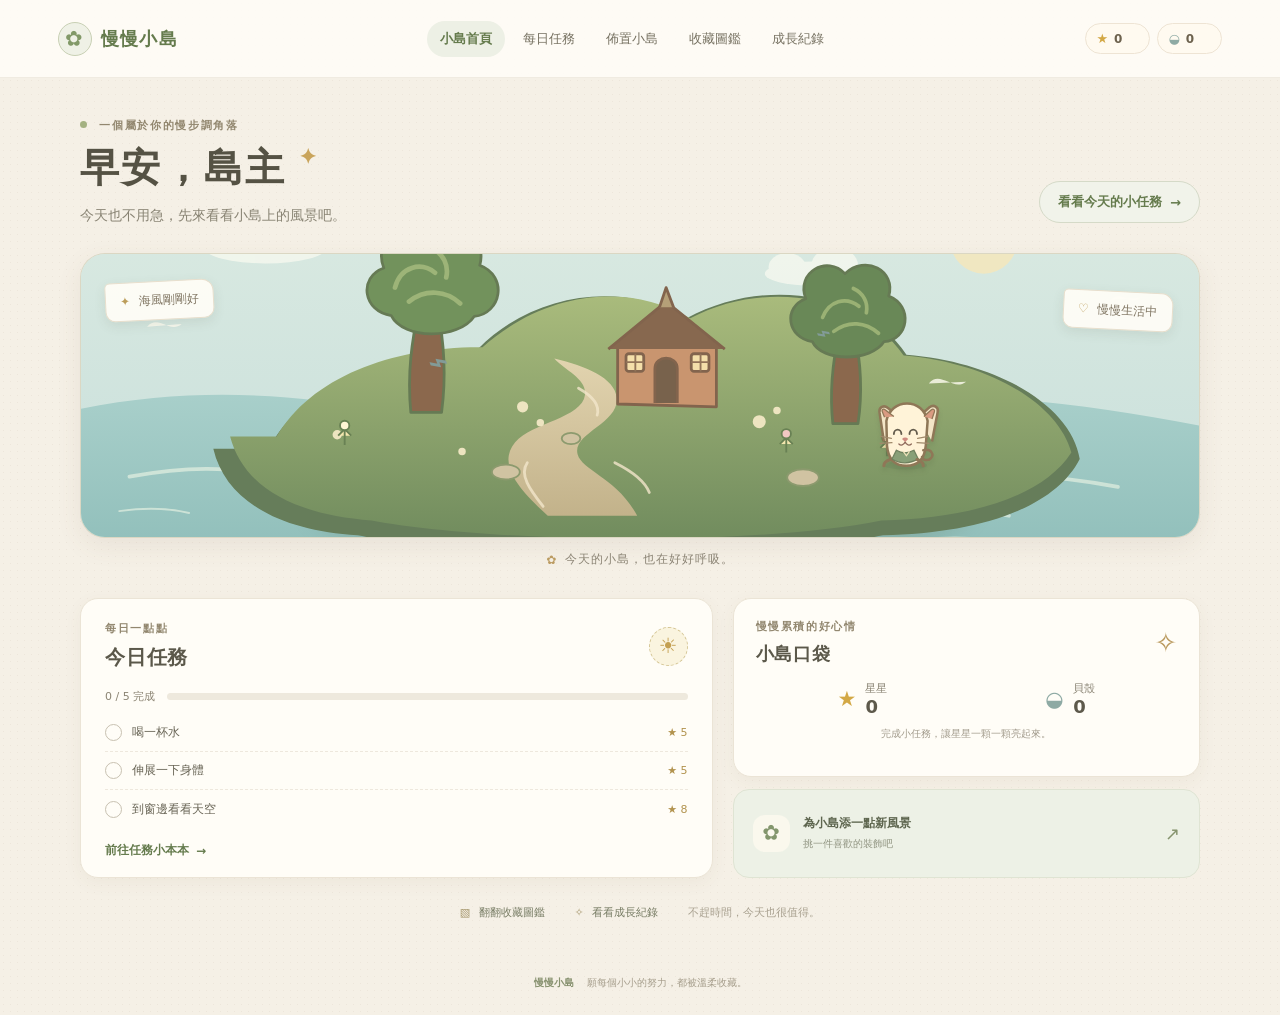
<file: index.html>
<!doctype html>
<html lang="zh-Hant">
<head>
  <meta charset="utf-8">
  <meta name="viewport" content="width=device-width, initial-scale=1">
  <meta name="theme-color" content="#f5f0e6">
  <meta name="description" content="在慢慢小島完成每日小任務，收集星星並佈置自己的療癒小島。">
  <title>慢慢小島｜回到小島</title>
  <link rel="stylesheet" href="assets/css/style.css">
</head>
<body data-base-path="./" data-page="home">
  <header class="site-header">
    <a class="brand" href="index.html" aria-label="慢慢小島首頁">
      <span class="brand-mark" aria-hidden="true">✿</span><span>慢慢小島</span>
    </a>
    <nav class="site-nav" aria-label="主要導覽">
      <a class="active" href="index.html">小島首頁</a>
      <a href="pages/tasks.html">每日任務</a>
      <a href="pages/island.html">佈置小島</a>
      <a href="pages/collection.html">收藏圖鑑</a>
      <a href="pages/progress.html">成長紀錄</a>
    </nav>
    <div class="currency-bar" aria-label="目前持有的貨幣">
      <span class="currency-pill"><span class="currency-star" aria-hidden="true">★</span><b data-currency="stars">0</b></span>
      <span class="currency-pill"><span class="currency-shell" aria-hidden="true">◒</span><b data-currency="shells">0</b></span>
    </div>
  </header>
  <main class="page-shell home-page">
    <section class="welcome-row">
      <div>
        <p class="eyebrow"><span class="eyebrow-dot"></span> 一個屬於你的慢步調角落</p>
        <h1>早安，島主 <span class="title-sparkle">✦</span></h1>
        <p class="welcome-copy">今天也不用急，先來看看小島上的風景吧。</p>
      </div>
      <a class="button button-quiet" href="pages/tasks.html">看看今天的小任務 <span aria-hidden="true">→</span></a>
    </section>

    <section class="home-scene-section" aria-label="我的小島">
      <div class="scene-note note-one"><span class="note-pin">✦</span> 海風剛剛好</div>
      <div class="scene-note note-two"><span class="note-pin">♡</span> 慢慢生活中</div>
      <div class="island-scene" data-island-scene>
        <img class="scene-art" src="assets/images/island/island-scene.svg" alt="漂浮在海上的綠色小島，有小屋、樹木、花朵與柔軟的雲朵">
        <img class="scene-character" src="assets/images/characters/island-cat.svg" alt="坐在草地上的小島貓咪">
        <div class="placed-decorations" data-placed-decorations aria-label="已放置的島嶼裝飾"></div>
        <span class="scene-bird bird-one" aria-hidden="true">⌁</span>
        <span class="scene-bird bird-two" aria-hidden="true">⌁</span>
      </div>
      <div class="scene-caption"><span class="caption-flower" aria-hidden="true">✿</span> 今天的小島，也在好好呼吸。</div>
    </section>

    <section class="home-summary-grid">
      <article class="paper-card task-summary-card">
        <div class="card-heading">
          <div><p class="eyebrow">每日一點點</p><h2>今日任務</h2></div>
          <span class="round-stamp" aria-hidden="true">☀</span>
        </div>
        <div class="task-progress-line">
          <span data-home-task-count>0 / 5 完成</span>
          <span class="progress-track"><span data-home-progress></span></span>
        </div>
        <div class="mini-task-list" data-home-tasks></div>
        <a class="text-link" href="pages/tasks.html">前往任務小本本 <span aria-hidden="true">→</span></a>
      </article>
      <aside class="home-side-stack">
        <article class="paper-card wallet-card">
          <div class="card-heading compact-heading">
            <div><p class="eyebrow">慢慢累積的好心情</p><h2>小島口袋</h2></div>
            <span class="pouch-icon" aria-hidden="true">✧</span>
          </div>
          <div class="wallet-values">
            <div><span class="wallet-symbol star-symbol" aria-hidden="true">★</span><span>星星</span><strong data-currency="stars">0</strong></div>
            <div><span class="wallet-symbol shell-symbol" aria-hidden="true">◒</span><span>貝殼</span><strong data-currency="shells">0</strong></div>
          </div>
          <p class="tiny-note">完成小任務，讓星星一顆一顆亮起來。</p>
        </article>
        <a class="feature-link" href="pages/island.html">
          <span class="feature-icon" aria-hidden="true">✿</span>
          <span><strong>為小島添一點新風景</strong><small>挑一件喜歡的裝飾吧</small></span>
          <span class="feature-arrow" aria-hidden="true">↗</span>
        </a>
      </aside>
    </section>
    <section class="home-quick-links" aria-label="更多小島功能">
      <a href="pages/collection.html"><span aria-hidden="true">▧</span> 翻翻收藏圖鑑</a>
      <a href="pages/progress.html"><span aria-hidden="true">✧</span> 看看成長紀錄</a>
      <p>不趕時間，今天也很值得。</p>
    </section>
  </main>
  <footer class="site-footer"><span>慢慢小島</span><span>願每個小小的努力，都被溫柔收藏。</span></footer>
  <script src="data/tasks.js"></script>
  <script src="data/items.js"></script>
  <script src="data/achievements.js"></script>
  <script src="assets/js/storage.js"></script>
  <script src="assets/js/main.js"></script>
</body>
</html>
</file>
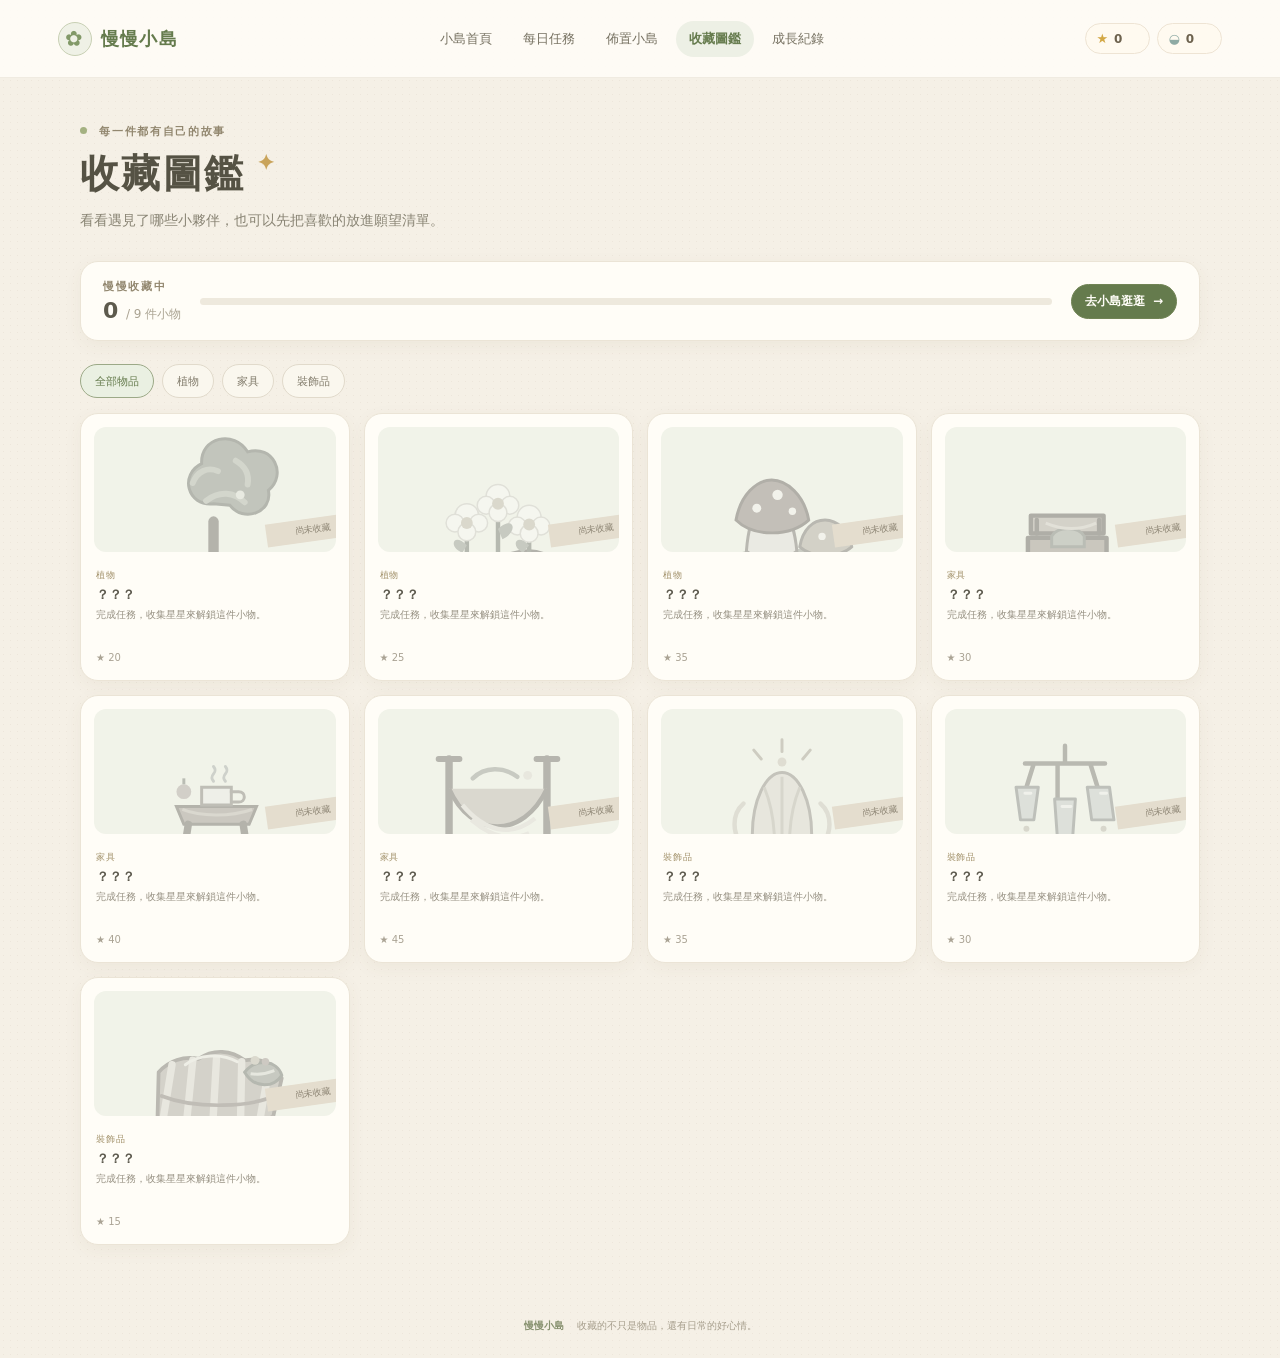
<file: pages/collection.html>
<!doctype html>
<html lang="zh-Hant">
<head><meta charset="utf-8"><meta name="viewport" content="width=device-width, initial-scale=1"><meta name="theme-color" content="#f5f0e6"><title>收藏圖鑑｜慢慢小島</title><link rel="stylesheet" href="../assets/css/style.css"></head>
<body data-base-path="../" data-page="collection">
  <header class="site-header"><a class="brand" href="../index.html"><span class="brand-mark" aria-hidden="true">✿</span><span>慢慢小島</span></a><nav class="site-nav" aria-label="主要導覽"><a href="../index.html">小島首頁</a><a href="tasks.html">每日任務</a><a href="island.html">佈置小島</a><a class="active" href="collection.html">收藏圖鑑</a><a href="progress.html">成長紀錄</a></nav><div class="currency-bar"><span class="currency-pill"><span class="currency-star" aria-hidden="true">★</span><b data-currency="stars">0</b></span><span class="currency-pill"><span class="currency-shell" aria-hidden="true">◒</span><b data-currency="shells">0</b></span></div></header>
  <main class="page-shell inner-page">
    <section class="page-intro"><p class="eyebrow"><span class="eyebrow-dot"></span> 每一件都有自己的故事</p><h1>收藏圖鑑 <span class="title-sparkle">✦</span></h1><p>看看遇見了哪些小夥伴，也可以先把喜歡的放進願望清單。</p></section>
    <section class="collection-overview paper-card"><div><p class="eyebrow">慢慢收藏中</p><h2><span data-collection-count>0</span> <small>/ 9 件小物</small></h2></div><div class="collection-progress-track"><span data-collection-progress></span></div><a class="button button-small" href="island.html">去小島逛逛 <span aria-hidden="true">→</span></a></section>
    <div class="collection-filters" role="group" aria-label="篩選收藏類別"><button class="filter-chip active" type="button" data-filter="all">全部物品</button><button class="filter-chip" type="button" data-filter="plant">植物</button><button class="filter-chip" type="button" data-filter="furniture">家具</button><button class="filter-chip" type="button" data-filter="decoration">裝飾品</button></div>
    <section class="collection-grid" data-collection-grid aria-label="物品收藏"></section>
  </main>
  <footer class="site-footer"><span>慢慢小島</span><span>收藏的不只是物品，還有日常的好心情。</span></footer>
  <script src="../data/tasks.js"></script><script src="../data/items.js"></script><script src="../data/achievements.js"></script><script src="../assets/js/storage.js"></script><script src="../assets/js/main.js"></script>
</body></html>
</file>
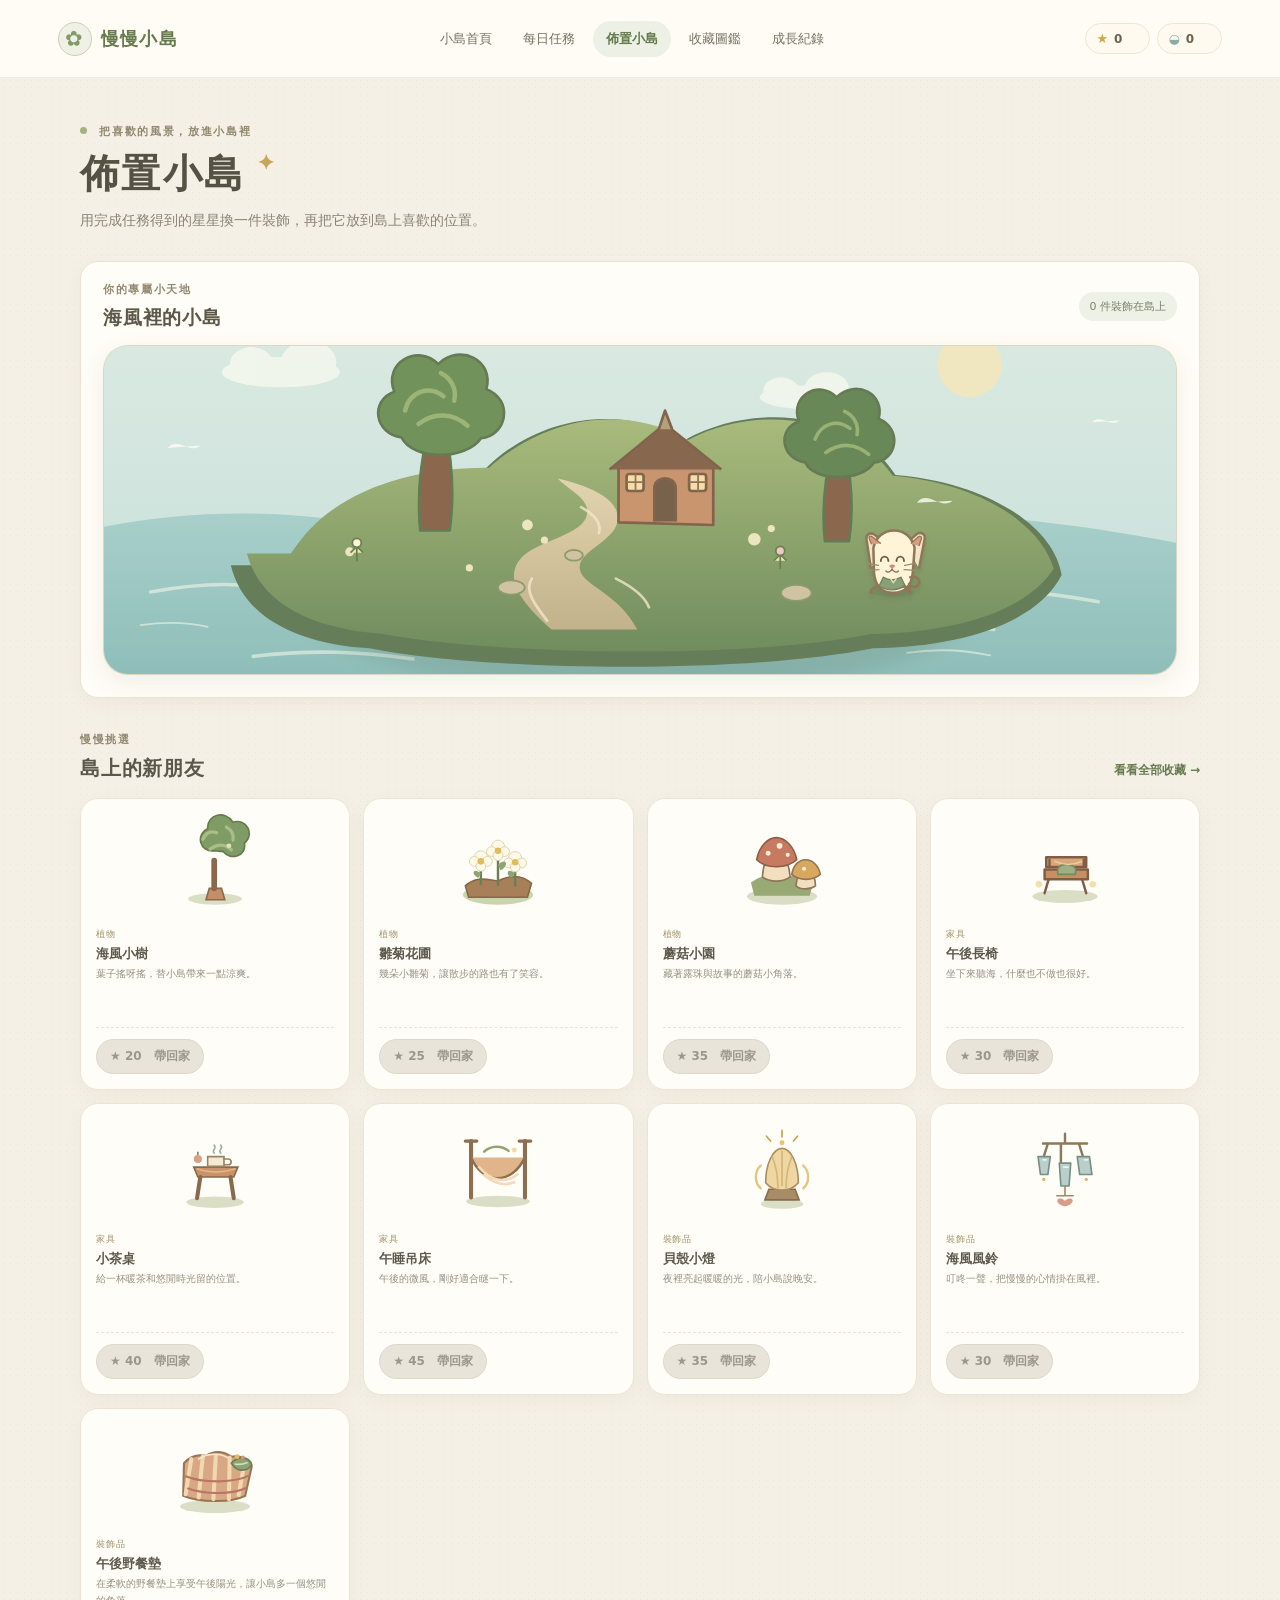
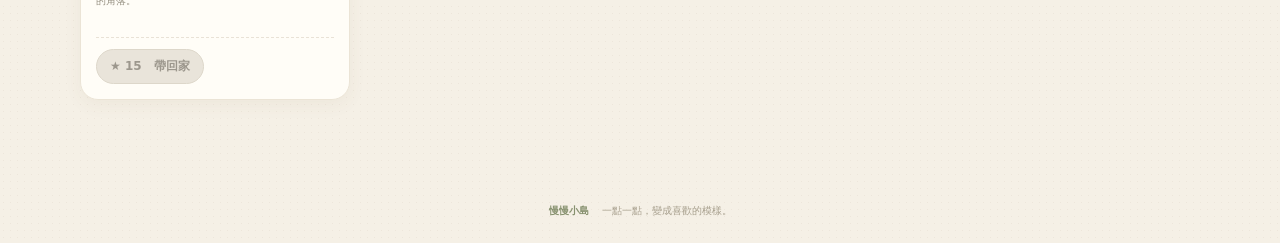
<file: pages/island.html>
<!doctype html>
<html lang="zh-Hant">
<head>
  <meta charset="utf-8"><meta name="viewport" content="width=device-width, initial-scale=1"><meta name="theme-color" content="#f5f0e6">
  <title>佈置小島｜慢慢小島</title><link rel="stylesheet" href="../assets/css/style.css">
</head>
<body data-base-path="../" data-page="island">
  <header class="site-header">
    <a class="brand" href="../index.html"><span class="brand-mark" aria-hidden="true">✿</span><span>慢慢小島</span></a>
    <nav class="site-nav" aria-label="主要導覽"><a href="../index.html">小島首頁</a><a href="tasks.html">每日任務</a><a class="active" href="island.html">佈置小島</a><a href="collection.html">收藏圖鑑</a><a href="progress.html">成長紀錄</a></nav>
    <div class="currency-bar"><span class="currency-pill"><span class="currency-star" aria-hidden="true">★</span><b data-currency="stars">0</b></span><span class="currency-pill"><span class="currency-shell" aria-hidden="true">◒</span><b data-currency="shells">0</b></span></div>
  </header>
  <main class="page-shell inner-page">
    <section class="page-intro">
      <p class="eyebrow"><span class="eyebrow-dot"></span> 把喜歡的風景，放進小島裡</p><h1>佈置小島 <span class="title-sparkle">✦</span></h1>
      <p>用完成任務得到的星星換一件裝飾，再把它放到島上喜歡的位置。</p>
    </section>
    <section class="island-page-scene paper-card">
      <div class="island-page-heading"><div><p class="eyebrow">你的專屬小天地</p><h2>海風裡的小島</h2></div><span class="placed-count"><span data-placed-count>0</span> 件裝飾在島上</span></div>
      <div class="island-scene island-scene-large" data-island-scene>
        <img class="scene-art" src="../assets/images/island/island-scene.svg" alt="有小屋、樹木與花朵的漂浮小島">
        <img class="scene-character" src="../assets/images/characters/island-cat.svg" alt="坐在草地上的小島貓咪">
        <div class="placed-decorations" data-placed-decorations aria-label="已放置的島嶼裝飾"></div>
      </div>
    </section>
    <section class="shop-section">
      <div class="section-title-row"><div><p class="eyebrow">慢慢挑選</p><h2>島上的新朋友</h2></div><a class="text-link" href="collection.html">看看全部收藏 →</a></div>
      <div class="shop-grid" data-shop-grid></div>
    </section>
    <p class="status-message" data-island-message role="status" aria-live="polite"></p>
  </main>
  <footer class="site-footer"><span>慢慢小島</span><span>一點一點，變成喜歡的模樣。</span></footer>
  <script src="../data/tasks.js"></script><script src="../data/items.js"></script><script src="../data/achievements.js"></script><script src="../assets/js/storage.js"></script><script src="../assets/js/main.js"></script><script src="../assets/js/island.js"></script>
</body>
</html>
</file>
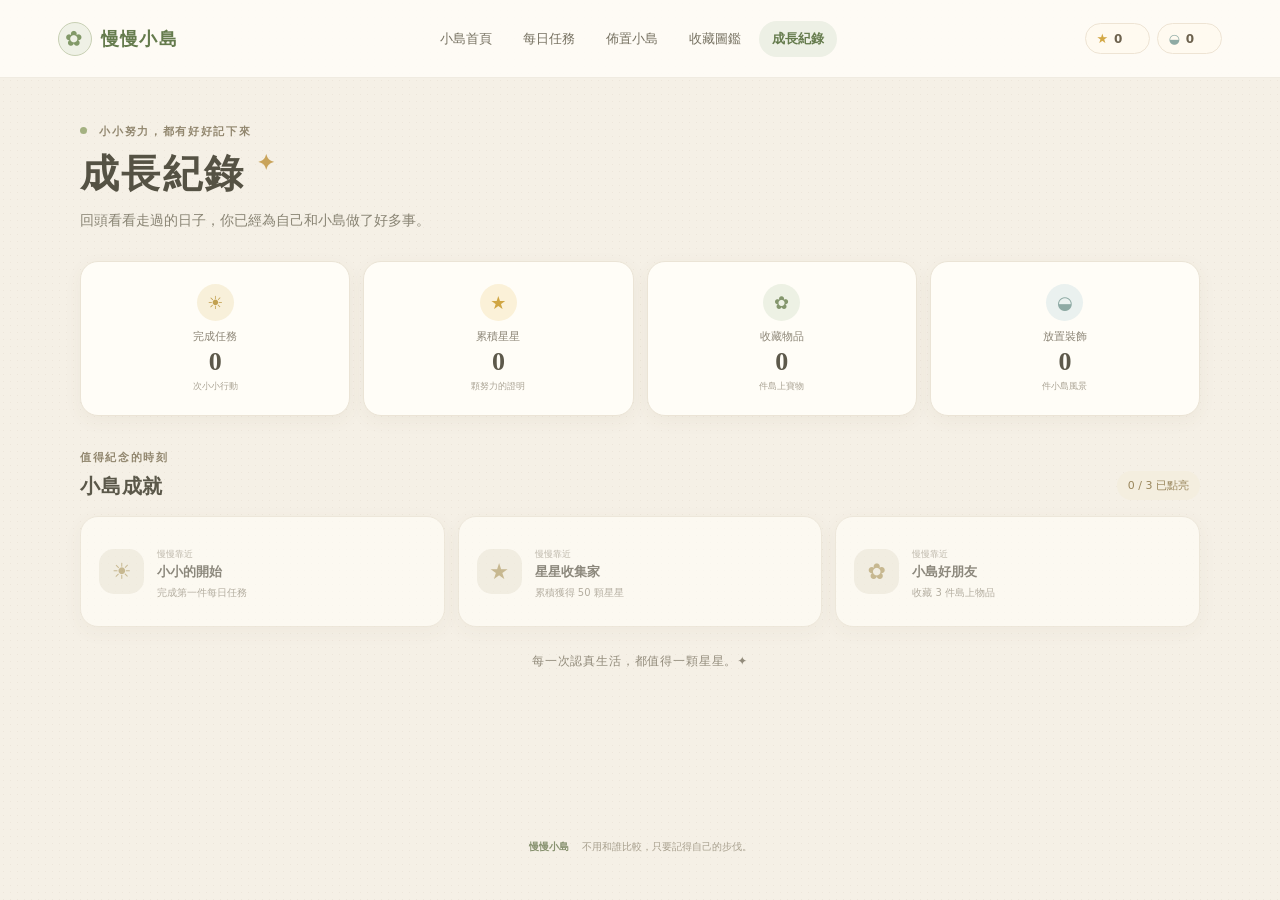
<file: pages/progress.html>
<!doctype html>
<html lang="zh-Hant">
<head><meta charset="utf-8"><meta name="viewport" content="width=device-width, initial-scale=1"><meta name="theme-color" content="#f5f0e6"><title>成長紀錄｜慢慢小島</title><link rel="stylesheet" href="../assets/css/style.css"></head>
<body data-base-path="../" data-page="progress">
  <header class="site-header"><a class="brand" href="../index.html"><span class="brand-mark" aria-hidden="true">✿</span><span>慢慢小島</span></a><nav class="site-nav" aria-label="主要導覽"><a href="../index.html">小島首頁</a><a href="tasks.html">每日任務</a><a href="island.html">佈置小島</a><a href="collection.html">收藏圖鑑</a><a class="active" href="progress.html">成長紀錄</a></nav><div class="currency-bar"><span class="currency-pill"><span class="currency-star" aria-hidden="true">★</span><b data-currency="stars">0</b></span><span class="currency-pill"><span class="currency-shell" aria-hidden="true">◒</span><b data-currency="shells">0</b></span></div></header>
  <main class="page-shell inner-page">
    <section class="page-intro"><p class="eyebrow"><span class="eyebrow-dot"></span> 小小努力，都有好好記下來</p><h1>成長紀錄 <span class="title-sparkle">✦</span></h1><p>回頭看看走過的日子，你已經為自己和小島做了好多事。</p></section>
    <section class="stats-grid" aria-label="小島統計">
      <article class="stat-card paper-card"><span class="stat-icon stat-sun" aria-hidden="true">☀</span><p>完成任務</p><strong data-stat="completed">0</strong><small>次小小行動</small></article>
      <article class="stat-card paper-card"><span class="stat-icon stat-star" aria-hidden="true">★</span><p>累積星星</p><strong data-stat="earned">0</strong><small>顆努力的證明</small></article>
      <article class="stat-card paper-card"><span class="stat-icon stat-leaf" aria-hidden="true">✿</span><p>收藏物品</p><strong data-stat="items">0</strong><small>件島上寶物</small></article>
      <article class="stat-card paper-card"><span class="stat-icon stat-shell" aria-hidden="true">◒</span><p>放置裝飾</p><strong data-stat="placed">0</strong><small>件小島風景</small></article>
    </section>
    <section class="achievements-section"><div class="section-title-row"><div><p class="eyebrow">值得紀念的時刻</p><h2>小島成就</h2></div><span class="achievement-tally"><span data-achievement-count>0</span> / 3 已點亮</span></div><div class="achievement-grid" data-achievement-grid></div></section>
    <p class="progress-footnote">每一次認真生活，都值得一顆星星。✦</p>
  </main>
  <footer class="site-footer"><span>慢慢小島</span><span>不用和誰比較，只要記得自己的步伐。</span></footer>
  <script src="../data/tasks.js"></script><script src="../data/items.js"></script><script src="../data/achievements.js"></script><script src="../assets/js/storage.js"></script><script src="../assets/js/main.js"></script>
</body></html>
</file>
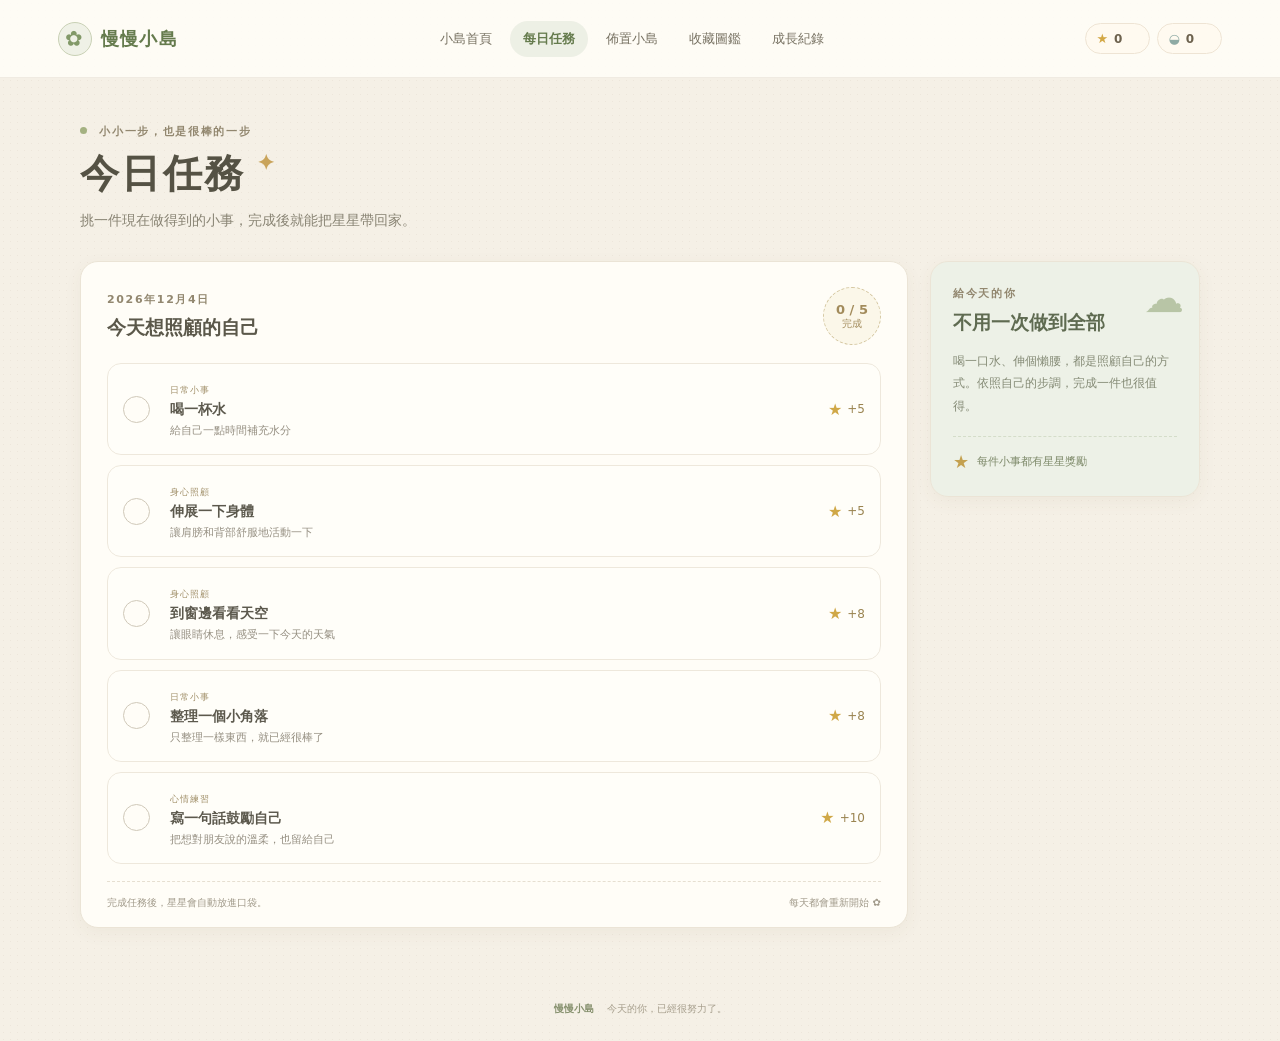
<file: pages/tasks.html>
<!doctype html>
<html lang="zh-Hant">
<head>
  <meta charset="utf-8">
  <meta name="viewport" content="width=device-width, initial-scale=1">
  <meta name="theme-color" content="#f5f0e6">
  <title>每日任務｜慢慢小島</title>
  <link rel="stylesheet" href="../assets/css/style.css">
</head>
<body data-base-path="../" data-page="tasks">
  <header class="site-header">
    <a class="brand" href="../index.html"><span class="brand-mark" aria-hidden="true">✿</span><span>慢慢小島</span></a>
    <nav class="site-nav" aria-label="主要導覽">
      <a href="../index.html">小島首頁</a><a class="active" href="tasks.html">每日任務</a><a href="island.html">佈置小島</a><a href="collection.html">收藏圖鑑</a><a href="progress.html">成長紀錄</a>
    </nav>
    <div class="currency-bar"><span class="currency-pill"><span class="currency-star" aria-hidden="true">★</span><b data-currency="stars">0</b></span><span class="currency-pill"><span class="currency-shell" aria-hidden="true">◒</span><b data-currency="shells">0</b></span></div>
  </header>
  <main class="page-shell inner-page">
    <section class="page-intro">
      <p class="eyebrow"><span class="eyebrow-dot"></span> 小小一步，也是很棒的一步</p>
      <h1>今日任務 <span class="title-sparkle">✦</span></h1>
      <p>挑一件現在做得到的小事，完成後就能把星星帶回家。</p>
    </section>
    <section class="task-page-layout">
      <div class="paper-card task-board">
        <div class="board-topline"><div><p class="eyebrow" data-today-label></p><h2>今天想照顧的自己</h2></div><div class="task-total-stamp"><strong data-task-count>0 / 0</strong><span>完成</span></div></div>
        <div class="task-list" data-task-list></div>
        <div class="task-board-footer"><span>完成任務後，星星會自動放進口袋。</span><span>每天都會重新開始 ✿</span></div>
      </div>
      <aside class="paper-card gentle-card">
        <span class="gentle-doodle" aria-hidden="true">☁</span>
        <p class="eyebrow">給今天的你</p><h2>不用一次做到全部</h2>
        <p>喝一口水、伸個懶腰，都是照顧自己的方式。依照自己的步調，完成一件也很值得。</p>
        <div class="reward-note"><span aria-hidden="true">★</span><span>每件小事都有星星獎勵</span></div>
      </aside>
    </section>
  </main>
  <footer class="site-footer"><span>慢慢小島</span><span>今天的你，已經很努力了。</span></footer>
  <script src="../data/tasks.js"></script><script src="../data/items.js"></script><script src="../data/achievements.js"></script><script src="../assets/js/storage.js"></script><script src="../assets/js/main.js"></script><script src="../assets/js/tasks.js"></script>
</body>
</html>
</file>
<file: assets/css/style.css>
:root {
  color-scheme: light;
  --cream: #f5f0e6;
  --paper: #fffdf7;
  --green: #829968;
  --olive: #657b4d;
  --beige: #e8ddc8;
  --brown: #8c7157;
  --blue: #b9cfcc;
  --ink: #514c3f;
  --muted: #8e8879;
  --line: #e9e1d3;
  --shadow: 0 8px 26px rgba(109, 91, 62, .09);
  font-family: "Noto Sans TC", "PingFang TC", "Microsoft JhengHei", system-ui, sans-serif;
}

* { box-sizing: border-box; }
html { min-width: 320px; background: var(--cream); }
body {
  min-height: 100vh;
  margin: 0;
  color: var(--ink);
  background-color: var(--cream);
  background-image: radial-gradient(rgba(140, 113, 87, .08) .65px, transparent .65px);
  background-size: 7px 7px;
}
a { color: inherit; text-decoration: none; }
button { font: inherit; }
button:focus-visible, a:focus-visible { outline: 3px solid #b69668; outline-offset: 3px; }

.site-header {
  position: relative;
  z-index: 3;
  min-height: 78px;
  padding: 14px max(4.5vw, 22px);
  display: flex;
  align-items: center;
  justify-content: space-between;
  gap: 24px;
  border-bottom: 1px solid rgba(140, 113, 87, .12);
  background: rgba(255, 253, 247, .88);
}
.brand { display: inline-flex; align-items: center; gap: 9px; flex: 0 0 auto; color: var(--olive); font-size: 18px; font-weight: 800; letter-spacing: .08em; }
.brand-mark { display: grid; width: 34px; height: 34px; place-items: center; border: 1px solid #c8d0b4; border-radius: 50%; background: #eff1e6; color: var(--green); font-size: 21px; }
.site-nav { display: flex; align-items: center; justify-content: center; gap: 5px; }
.site-nav a { padding: 9px 13px; border-radius: 999px; color: #777262; font-size: 13px; white-space: nowrap; transition: background .2s, color .2s; }
.site-nav a:hover, .site-nav a.active { background: #edf0e5; color: var(--olive); }
.site-nav a.active { font-weight: 700; }
.currency-bar { display: flex; gap: 7px; flex: 0 0 auto; }
.currency-pill { display: inline-flex; align-items: center; gap: 6px; min-width: 65px; padding: 7px 10px; border: 1px solid #eee4d4; border-radius: 99px; background: #fffaf0; color: #6d624e; font-size: 13px; }
.currency-pill b { font-size: 12px; }
.currency-star, .star-symbol { color: #d3a845; }
.currency-shell, .shell-symbol { color: #8eaaa4; }
.page-shell { width: min(1120px, calc(100% - 48px)); margin: 0 auto; }
.home-page { padding-top: 40px; }
.inner-page { min-height: calc(100vh - 156px); padding-top: 46px; padding-bottom: 56px; }
.welcome-row { display: flex; align-items: end; justify-content: space-between; gap: 24px; margin-bottom: 25px; }
.eyebrow { margin: 0 0 8px; color: #92876f; font-size: 11px; font-weight: 700; letter-spacing: .15em; }
.eyebrow-dot { display: inline-block; width: 7px; height: 7px; margin: 0 7px 1px 0; border-radius: 50%; background: #a4b181; }
h1, h2, h3, p { margin-top: 0; }
h1 { margin-bottom: 8px; color: #555244; font-family: "Noto Serif TC", "Songti TC", "PMingLiU", serif; font-size: clamp(29px, 4vw, 39px); font-weight: 700; letter-spacing: .06em; }
.title-sparkle { display: inline-block; color: #c9a45b; font-family: sans-serif; font-size: .55em; vertical-align: top; transform: translateY(3px); }
.welcome-copy, .page-intro > p:last-child { margin-bottom: 0; color: #898474; font-size: 14px; line-height: 1.8; }
.button { display: inline-flex; min-height: 42px; align-items: center; justify-content: center; gap: 8px; padding: 10px 18px; border: 1px solid #718455; border-radius: 999px; background: var(--olive); color: #fffdf7; font-size: 13px; font-weight: 700; cursor: pointer; transition: background .18s, transform .18s, opacity .18s; }
.button:hover:not(:disabled) { transform: translateY(-2px); background: #566a41; }
.button:disabled { border-color: #ddd7ca; background: #e9e4da; color: #9c978d; cursor: not-allowed; }
.button-quiet { border-color: #d5dac8; background: #f1f3ea; color: var(--olive); }
.button-quiet:hover:not(:disabled) { background: #e6ebda; }
.button-small { min-height: 35px; padding: 7px 13px; font-size: 12px; }
.welcome-row > .button { margin-bottom: 5px; }

.home-scene-section { position: relative; }
.island-scene {
  position: relative;
  overflow: hidden;
  min-height: 285px;
  border: 1px solid rgba(220, 213, 192, .9);
  border-radius: 25px;
  background: #dcebe3;
  box-shadow: var(--shadow);
  isolation: isolate;
}
.island-scene::before, .island-scene::after { position: absolute; z-index: -1; content: ""; border-radius: 50%; background: rgba(255, 250, 231, .37); }
.island-scene::before { width: 170px; height: 52px; top: 24px; left: 17%; }
.island-scene::after { width: 125px; height: 40px; top: 53px; right: 12%; }
.scene-art { position: absolute; width: 100%; height: 100%; inset: 0; object-fit: cover; object-position: center 57%; }
.scene-character { position: absolute; z-index: 1; right: 23%; bottom: 23%; width: clamp(45px, 7vw, 75px); height: auto; filter: drop-shadow(0 4px 2px rgba(68, 73, 48, .16)); }
.scene-note { position: absolute; z-index: 1; padding: 10px 14px; border: 1px solid #e8dfcd; border-radius: 5px 12px 10px 10px; background: rgba(255, 253, 247, .94); box-shadow: 0 4px 12px rgba(82, 77, 62, .1); color: #807663; font-size: 12px; transform: rotate(-3deg); }
.note-one { top: 28px; left: 25px; }
.note-two { right: 27px; top: 38px; transform: rotate(3deg); }
.note-pin { margin-right: 5px; color: #bc9d5a; }
.scene-bird { position: absolute; z-index: 1; color: #829b98; font-size: 33px; font-weight: 700; transform: rotate(-20deg); }
.bird-one { top: 88px; left: 31%; }
.bird-two { top: 65px; right: 33%; font-size: 24px; }
.scene-caption { display: flex; justify-content: center; align-items: center; gap: 8px; margin: 13px 0 30px; color: #8d8677; font-size: 12px; letter-spacing: .08em; }
.caption-flower { color: #bd9d63; }
.placed-decorations { position: absolute; inset: 0; pointer-events: none; }
.scene-item { position: absolute; z-index: 2; width: clamp(37px, 6vw, 67px); height: clamp(37px, 6vw, 67px); object-fit: contain; filter: drop-shadow(0 3px 2px rgba(68, 73, 48, .16)); }
.scene-item-0 { left: 22%; bottom: 31%; }
.scene-item-1 { left: 34%; bottom: 38%; }
.scene-item-2 { left: 45%; bottom: 24%; }
.scene-item-3 { left: 56%; bottom: 35%; }
.scene-item-4 { right: 31%; bottom: 26%; }
.scene-item-5 { right: 42%; bottom: 41%; }
.scene-item-6 { right: 19%; bottom: 43%; }
.scene-item-7 { left: 61%; bottom: 22%; }
.scene-item-8 { right: 23%; bottom: 34%; }

.home-summary-grid { display: grid; grid-template-columns: 1.15fr .85fr; gap: 20px; }
.paper-card { border: 1px solid #ebe4d6; border-radius: 18px; background-color: var(--paper); background-image: radial-gradient(rgba(162, 145, 114, .055) .6px, transparent .6px); background-size: 6px 6px; box-shadow: 0 5px 18px rgba(109, 91, 62, .055); }
.task-summary-card { padding: 22px 24px 18px; }
.card-heading { display: flex; align-items: center; justify-content: space-between; }
.card-heading h2, .section-title-row h2, .island-page-heading h2 { margin: 0; color: #5b584a; font-family: "Noto Serif TC", "Songti TC", serif; font-size: 20px; letter-spacing: .04em; }
.round-stamp { display: grid; width: 39px; height: 39px; place-items: center; border: 1px dashed #d5c695; border-radius: 50%; background: #faf4df; color: #c4a052; font-size: 21px; }
.task-progress-line { display: flex; align-items: center; gap: 12px; margin: 18px 0 10px; color: #8b8473; font-size: 11px; }
.progress-track, .collection-progress-track { overflow: hidden; height: 7px; border-radius: 10px; background: #eee9dd; }
.progress-track { flex: 1; }
.progress-track > span, .collection-progress-track > span { display: block; width: 0; height: 100%; border-radius: inherit; background: #91a478; transition: width .3s ease; }
.mini-task-list { display: grid; gap: 0; }
.mini-task-row { display: flex; align-items: center; gap: 10px; min-height: 38px; border-bottom: 1px dashed #eee8dd; color: #696556; font-size: 12px; }
.mini-task-row:last-child { border-bottom: 0; }
.mini-check { display: grid; width: 17px; height: 17px; place-items: center; border: 1px solid #c8c1b1; border-radius: 50%; color: #fff; font-size: 11px; }
.mini-task-row.is-done .mini-check { border-color: #89a075; background: #89a075; }
.mini-task-row.is-done .mini-task-title { color: #a6a091; text-decoration: line-through; }
.mini-task-title { flex: 1; }
.mini-reward { color: #b2934e; font-size: 11px; }
.text-link { display: inline-flex; align-items: center; gap: 7px; margin-top: 14px; color: var(--olive); font-size: 12px; font-weight: 700; }
.text-link:hover { color: #405832; }
.home-side-stack { display: grid; gap: 12px; }
.wallet-card { padding: 20px 22px 16px; }
.compact-heading h2 { font-size: 18px; }
.pouch-icon { color: #b9985b; font-size: 27px; }
.wallet-values { display: flex; align-items: center; justify-content: space-around; padding: 15px 3px 10px; }
.wallet-values > div { display: grid; grid-template-columns: 22px auto; align-items: center; column-gap: 6px; color: #898373; font-size: 11px; }
.wallet-symbol { grid-row: span 2; font-size: 21px; }
.wallet-values strong { color: #5d594b; font-size: 18px; }
.tiny-note { margin: 0; color: #a19a8b; font-size: 10px; text-align: center; }
.feature-link { display: flex; align-items: center; gap: 13px; padding: 16px 19px; border: 1px solid #dfe4d3; border-radius: 16px; background: #edf1e6; transition: transform .18s, background .18s; }
.feature-link:hover { transform: translateY(-2px); background: #e5ebdb; }
.feature-icon { display: grid; width: 37px; height: 37px; place-items: center; border-radius: 12px; background: #faf8ed; color: #83966d; font-size: 21px; }
.feature-link strong, .feature-link small { display: block; }
.feature-link strong { color: #5e664f; font-size: 12px; }
.feature-link small { margin-top: 5px; color: #919582; font-size: 10px; }
.feature-arrow { margin-left: auto; color: #86946e; font-size: 18px; }
.home-quick-links { display: flex; justify-content: center; gap: 30px; padding: 27px 0 38px; color: #8a8374; font-size: 11px; }
.home-quick-links a { color: #777c64; }
.home-quick-links a:hover { color: var(--olive); }
.home-quick-links a span { margin-right: 5px; color: #a7986e; }
.home-quick-links p { margin: 0; color: #aaa291; }

.page-intro { margin-bottom: 28px; }
.page-intro h1 { margin-bottom: 7px; }
.task-page-layout { display: grid; grid-template-columns: minmax(0, 1fr) 270px; align-items: start; gap: 22px; }
.task-board { padding: 25px 26px 17px; }
.board-topline { display: flex; align-items: center; justify-content: space-between; margin-bottom: 18px; }
.board-topline h2 { margin: 0; color: #5b584a; font-family: "Noto Serif TC", "Songti TC", serif; font-size: 19px; }
.task-total-stamp { display: grid; width: 58px; height: 58px; align-content: center; justify-items: center; border: 1px dashed #d4c69f; border-radius: 50%; background: #fbf7e9; color: #a28b5b; font-size: 10px; }
.task-total-stamp strong { font-size: 13px; }
.task-list { display: grid; gap: 10px; }
.task-card { display: grid; grid-template-columns: 34px minmax(0, 1fr) auto; align-items: center; column-gap: 13px; min-height: 91px; padding: 14px 15px; border: 1px solid #eee8dc; border-radius: 14px; background: rgba(255, 254, 250, .88); animation: fade-up .35s both; animation-delay: calc(var(--task-index, 0) * 45ms); }
.task-card.is-done { border-color: #dce4d1; background: #f5f7ef; }
.task-check { display: grid; width: 27px; height: 27px; place-items: center; border: 1.5px solid #cfc8b8; border-radius: 50%; background: #fffdf7; color: #fff; font-weight: 800; cursor: pointer; transition: all .2s; }
.task-check:hover:not(:disabled) { border-color: var(--green); background: #f1f4e9; }
.task-check.checked { border-color: #81966a; background: #81966a; }
.task-copy { min-width: 0; }
.task-category, .item-category { display: inline-block; margin-bottom: 4px; color: #a19069; font-size: 9px; letter-spacing: .1em; }
.task-copy h3, .shop-item-copy h3, .item-details h3 { margin: 0 0 3px; color: #5c594d; font-size: 14px; }
.task-copy p, .shop-item-copy p, .item-details p { margin: 0; color: #969082; font-size: 11px; line-height: 1.65; }
.task-reward { display: flex; align-items: center; gap: 5px; color: #9a8450; font-size: 12px; white-space: nowrap; }
.reward-star { color: #d0a847; font-size: 16px; }
.task-done-label { grid-column: 2 / 4; justify-self: end; margin-top: -6px; color: #879a70; font-size: 10px; }
.task-card:not(.is-done) .task-done-label { display: none; }
.task-board-footer { display: flex; justify-content: space-between; gap: 10px; margin-top: 17px; padding-top: 14px; border-top: 1px dashed #e6dfd1; color: #a09989; font-size: 10px; }
.gentle-card { position: relative; overflow: hidden; padding: 24px 22px; background: #edf1e7; }
.gentle-doodle { position: absolute; top: 13px; right: 15px; color: #b8c5a6; font-size: 40px; }
.gentle-card h2 { position: relative; margin-bottom: 12px; color: #5f6b51; font-family: "Noto Serif TC", "Songti TC", serif; font-size: 19px; line-height: 1.5; }
.gentle-card > p:not(.eyebrow) { color: #858b76; font-size: 12px; line-height: 1.9; }
.reward-note { display: flex; align-items: center; gap: 8px; margin-top: 18px; padding-top: 14px; border-top: 1px dashed #d4ddc9; color: #7d8969; font-size: 11px; }
.reward-note span:first-child { color: #c4a150; font-size: 18px; }

.island-page-scene { padding: 20px 22px 22px; }
.island-page-heading { display: flex; align-items: center; justify-content: space-between; margin-bottom: 14px; }
.island-page-heading h2 { font-size: 19px; }
.placed-count { padding: 7px 11px; border-radius: 99px; background: #edf1e6; color: #788369; font-size: 11px; }
.island-scene-large { min-height: 330px; }
.shop-section, .achievements-section { margin-top: 34px; }
.section-title-row { display: flex; align-items: end; justify-content: space-between; gap: 14px; margin-bottom: 16px; }
.section-title-row .text-link { margin: 0 0 3px; }
.shop-grid { display: grid; grid-template-columns: repeat(4, minmax(0, 1fr)); gap: 13px; }
.shop-card { overflow: hidden; padding: 15px; animation: fade-up .35s both; animation-delay: calc(var(--card-index, 0) * 35ms); }
.shop-item-image { display: block; width: 100%; height: 98px; margin: 0 auto 10px; object-fit: contain; }
.shop-item-copy { min-height: 105px; }
.shop-item-copy h3 { font-size: 13px; }
.shop-item-copy p { min-height: 36px; font-size: 10px; }
.shop-card-footer { display: flex; align-items: center; justify-content: space-between; gap: 7px; padding-top: 11px; border-top: 1px dashed #e9e2d6; }
.owned-label { color: #83926f; font-size: 10px; }
.status-message { min-height: 20px; margin: 10px 0 0; color: #71875b; font-size: 12px; }
.status-message.is-error { color: #a66a53; }
.storage-alert { margin: 0 0 18px; padding: 11px 14px; border: 1px solid #e1c4ad; border-radius: 12px; background: #fff3e9; color: #95644d; font-size: 12px; line-height: 1.7; }

.collection-overview { display: flex; align-items: center; gap: 19px; padding: 17px 22px; }
.collection-overview .eyebrow { margin-bottom: 4px; }
.collection-overview h2 { margin: 0; color: #5d5a4d; font-size: 22px; }
.collection-overview h2 small { color: #aaa392; font-size: 12px; font-weight: 500; }
.collection-progress-track { flex: 1; }
.collection-filters { display: flex; flex-wrap: wrap; gap: 8px; margin: 23px 0 15px; }
.filter-chip { min-height: 34px; padding: 7px 14px; border: 1px solid #e1dacb; border-radius: 99px; background: #faf7ee; color: #827c6c; font-size: 11px; cursor: pointer; }
.filter-chip:hover, .filter-chip.active { border-color: #9ca987; background: #eaf0e2; color: #657b4d; }
.collection-grid { display: grid; grid-template-columns: repeat(4, minmax(0, 1fr)); gap: 14px; }
.collection-card { overflow: hidden; padding: 13px; }
.item-visual { position: relative; display: grid; height: 125px; place-items: center; overflow: hidden; border-radius: 12px; background: #f1f3e9; }
.item-visual img { width: 82%; height: 90%; object-fit: contain; }
.collection-card.is-locked .item-visual img { filter: grayscale(.85) opacity(.48); }
.lock-ribbon { position: absolute; right: -24px; bottom: 11px; padding: 5px 29px; background: #e4ddce; color: #8c8473; font-size: 9px; transform: rotate(-8deg); }
.item-details { padding: 11px 2px 2px; }
.item-details h3 { font-size: 13px; }
.item-details p { min-height: 36px; font-size: 10px; }
.item-cost { display: inline-block; margin-top: 9px; color: #a18a55; font-size: 10px; }
.is-locked .item-cost { color: #aaa394; }

.stats-grid { display: grid; grid-template-columns: repeat(4, 1fr); gap: 13px; }
.stat-card { display: flex; min-height: 155px; flex-direction: column; align-items: center; justify-content: center; padding: 16px; }
.stat-icon { display: grid; width: 37px; height: 37px; place-items: center; margin-bottom: 8px; border-radius: 50%; background: #f5efdd; color: #c2a151; font-size: 18px; }
.stat-sun { background: #f8f0da; }
.stat-star { background: #fbf1d8; color: #d0a643; }
.stat-leaf { background: #edf1e4; color: #84966d; }
.stat-shell { background: #eaf1ef; color: #8eaaa4; }
.stat-card p { margin: 0; color: #8c8576; font-size: 11px; }
.stat-card strong { margin-top: 3px; color: #5d594b; font-family: "Noto Serif TC", "Songti TC", serif; font-size: 26px; }
.stat-card small { margin-top: 3px; color: #aaa394; font-size: 9px; }
.achievement-tally { padding: 7px 11px; border-radius: 99px; background: #f4eedf; color: #99865c; font-size: 11px; }
.achievement-grid { display: grid; grid-template-columns: repeat(3, 1fr); gap: 13px; }
.achievement-card { display: flex; align-items: center; gap: 13px; min-height: 111px; padding: 18px; opacity: .7; }
.achievement-card.is-unlocked { border-color: #dce3d1; background-color: #f8faf2; opacity: 1; }
.achievement-icon { display: grid; width: 45px; height: 45px; flex: 0 0 auto; place-items: center; border-radius: 15px; background: #f0ecdf; color: #b4a16d; font-size: 22px; }
.is-unlocked .achievement-icon { background: #e8efdf; color: #829968; }
.achievement-copy h3 { margin: 2px 0 4px; color: #615d50; font-size: 13px; }
.achievement-copy p { margin: 0; color: #999282; font-size: 10px; line-height: 1.6; }
.achievement-status { color: #aaa394; font-size: 9px; }
.is-unlocked .achievement-status { color: #829968; }
.progress-footnote { margin: 26px 0 0; color: #928b7b; font-size: 12px; text-align: center; letter-spacing: .07em; }
.site-footer { display: flex; justify-content: center; gap: 13px; padding: 18px 20px 25px; color: #a69e8c; font-size: 10px; }
.site-footer span:first-child { color: #87916f; font-weight: 700; }

@keyframes fade-up { from { opacity: 0; transform: translateY(7px); } to { opacity: 1; transform: translateY(0); } }
@media (min-width: 1300px) { .home-page { padding-top: 48px; } .island-scene { min-height: 320px; } }
@media (max-width: 980px) {
  .site-header { flex-wrap: wrap; gap: 7px 16px; padding: 12px 23px; }
  .site-nav { order: 3; width: 100%; justify-content: center; overflow-x: auto; }
  .site-nav a { padding: 8px 12px; }
  .currency-bar { margin-left: auto; }
  .shop-grid, .collection-grid { grid-template-columns: repeat(2, minmax(0, 1fr)); }
  .task-page-layout { grid-template-columns: minmax(0, 1fr) 230px; }
}
@media (max-width: 680px) {
  .site-header { padding: 11px 15px 7px; }
  .brand { font-size: 16px; }
  .brand-mark { width: 30px; height: 30px; }
  .site-nav { justify-content: flex-start; gap: 1px; }
  .site-nav a { padding: 8px 11px; font-size: 11px; }
  .currency-pill { min-width: 57px; padding: 6px 8px; }
  .page-shell { width: min(100% - 30px, 520px); }
  .home-page { padding-top: 28px; }
  .inner-page { padding-top: 31px; }
  .welcome-row { align-items: flex-start; flex-direction: column; gap: 12px; margin-bottom: 20px; }
  .welcome-row > .button { min-height: 38px; }
  .island-scene { min-height: 235px; border-radius: 19px; }
  .scene-art { object-position: center 57%; }
  .scene-character { right: 21%; bottom: 20%; width: 56px; }
  .scene-note { padding: 7px 10px; font-size: 10px; }
  .note-one { top: 14px; left: 12px; }
  .note-two { top: 18px; right: 11px; }
  .bird-one { top: 61px; }
  .bird-two { top: 45px; }
  .scene-caption { margin-bottom: 22px; }
  .home-summary-grid { grid-template-columns: 1fr; gap: 12px; }
  .task-summary-card { padding: 19px; }
  .wallet-card { padding: 17px 19px 14px; }
  .home-quick-links { flex-wrap: wrap; gap: 12px 22px; padding-top: 23px; }
  .home-quick-links p { width: 100%; text-align: center; }
  .page-intro { margin-bottom: 21px; }
  .task-page-layout { grid-template-columns: 1fr; }
  .task-board { padding: 18px 14px 14px; }
  .task-card { grid-template-columns: 29px minmax(0, 1fr) auto; column-gap: 9px; padding: 12px 10px; }
  .task-check { width: 25px; height: 25px; }
  .task-copy h3 { font-size: 12px; }
  .task-copy p { font-size: 10px; }
  .task-reward { font-size: 11px; }
  .task-done-label { font-size: 9px; }
  .task-board-footer { flex-direction: column; gap: 5px; }
  .gentle-card { padding: 18px; }
  .island-page-scene { padding: 15px 12px 12px; }
  .island-scene-large { min-height: 245px; }
  .shop-grid { gap: 10px; }
  .shop-card { padding: 11px; }
  .shop-item-image { height: 78px; }
  .shop-item-copy { min-height: 107px; }
  .shop-card-footer { align-items: flex-start; flex-direction: column; }
  .collection-overview { flex-wrap: wrap; gap: 12px; padding: 15px; }
  .collection-progress-track { order: 3; flex-basis: 100%; }
  .collection-overview .button { margin-left: auto; }
  .collection-grid { gap: 10px; }
  .item-visual { height: 104px; }
  .stats-grid { grid-template-columns: repeat(2, 1fr); gap: 10px; }
  .stat-card { min-height: 136px; }
  .achievement-grid { grid-template-columns: 1fr; gap: 9px; }
  .achievement-card { min-height: 91px; }
  .site-footer { flex-wrap: wrap; gap: 5px 10px; text-align: center; }
}
@media (max-width: 380px) {
  .page-shell { width: calc(100% - 24px); }
  .site-nav a { padding: 8px 9px; font-size: 10px; }
  .shop-item-copy h3, .item-details h3 { font-size: 12px; }
  .shop-item-copy p { font-size: 9px; }
  .filter-chip { padding: 7px 11px; }
}
</file>
